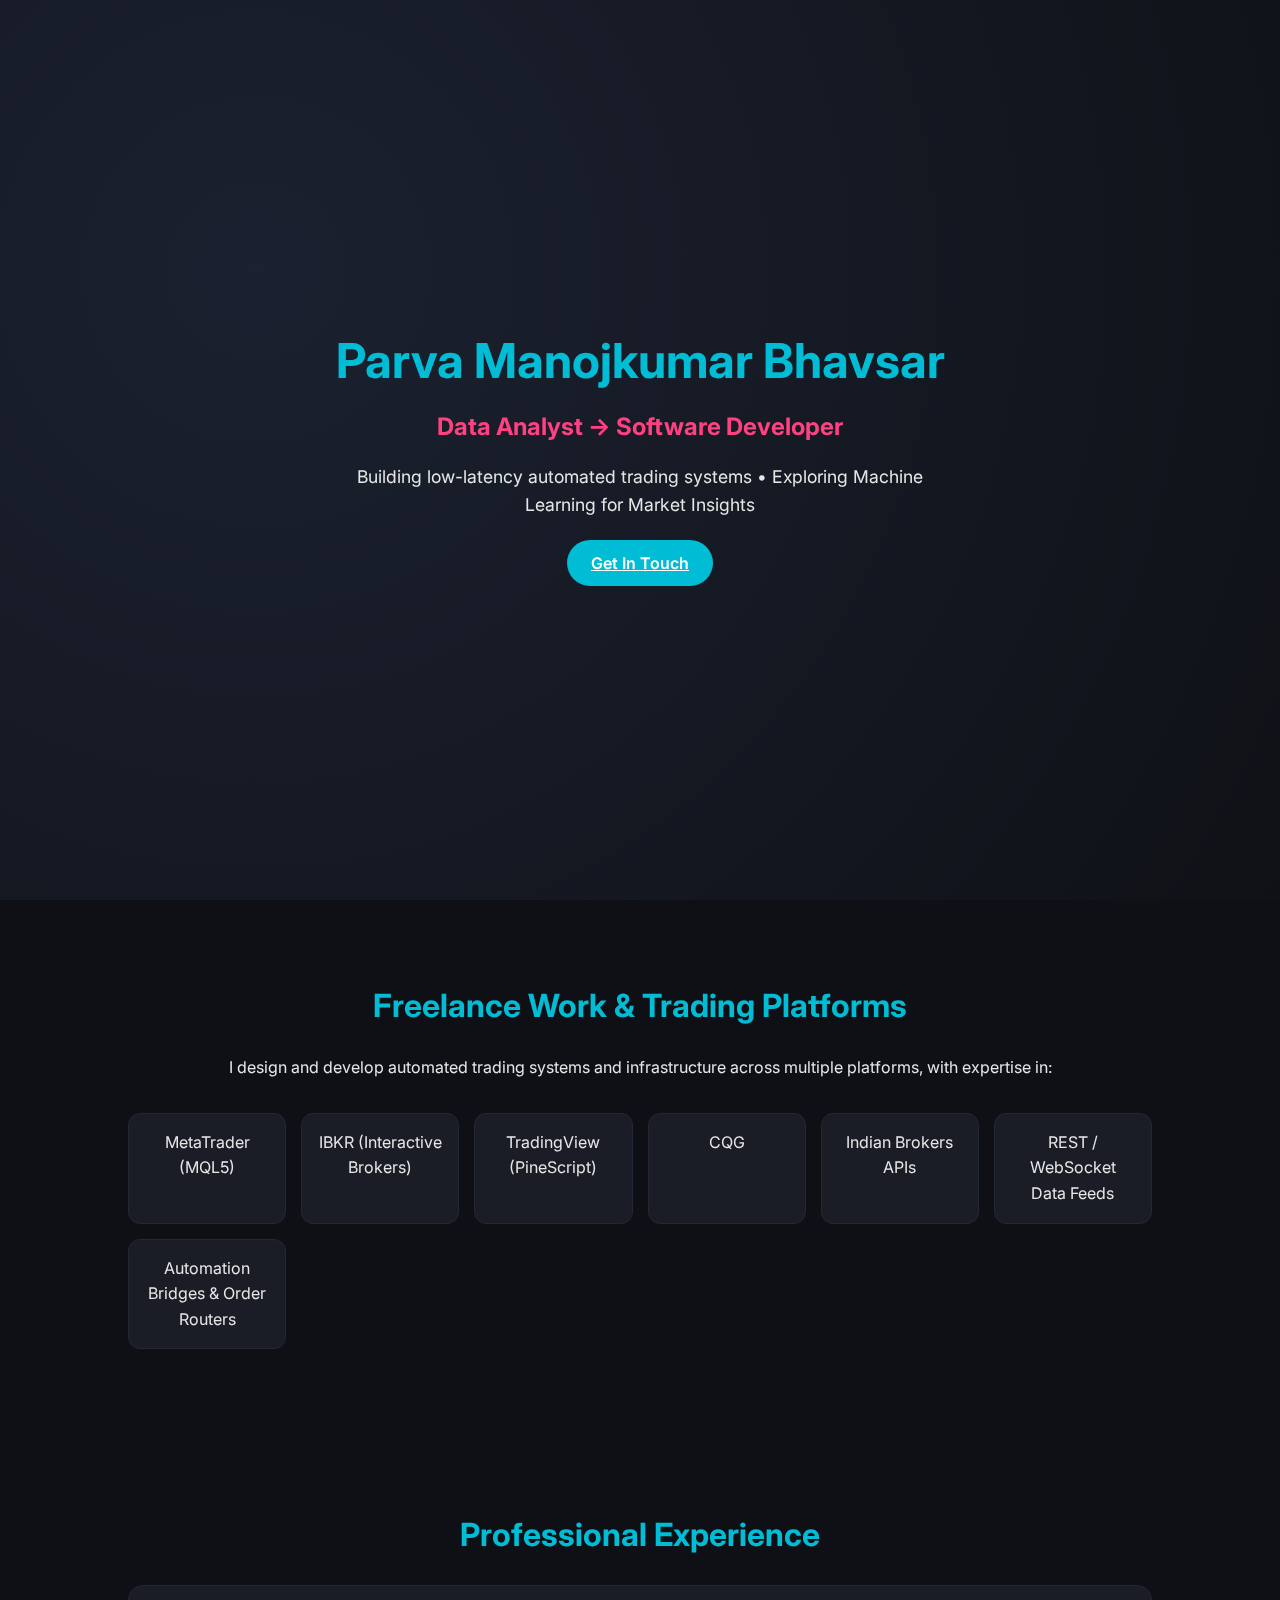
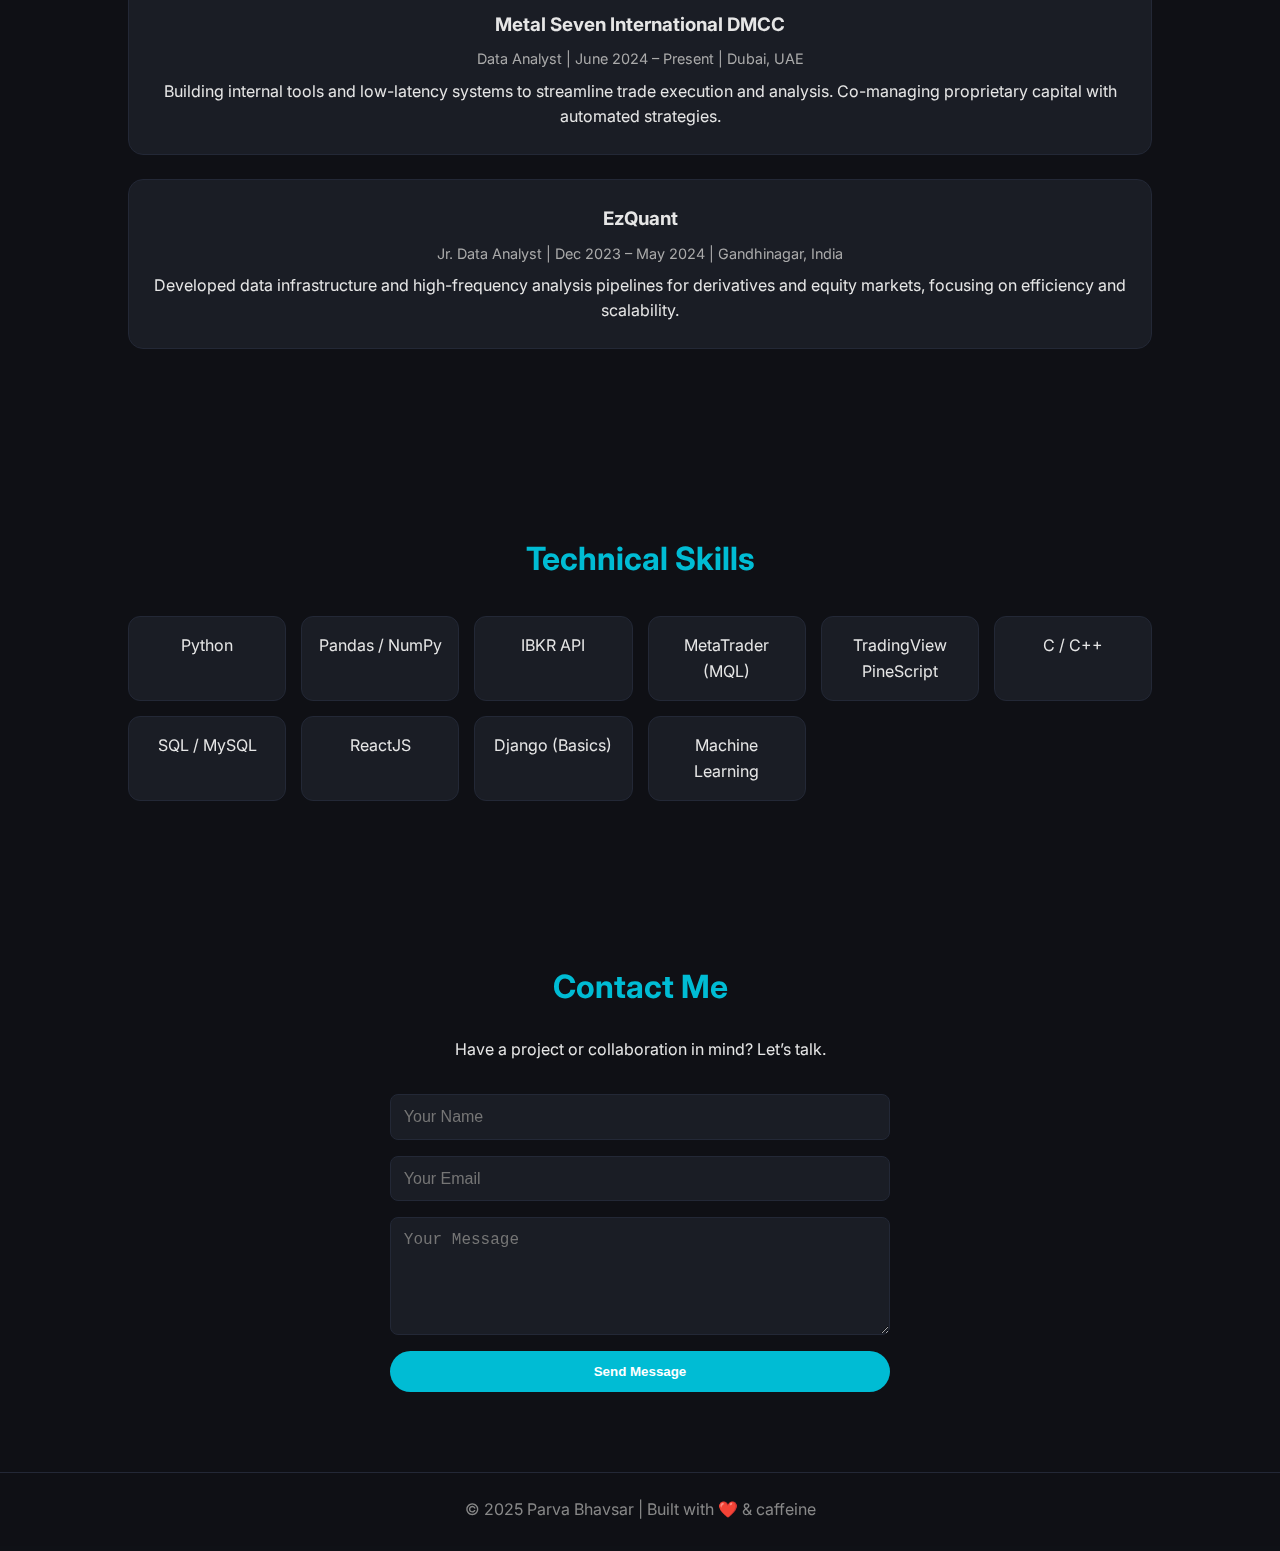
<file: index.html>
<!DOCTYPE html>
<html lang="en">
<head>
  <meta charset="UTF-8">
  <meta name="viewport" content="width=device-width, initial-scale=1.0">
  <title>Parva Bhavsar | Portfolio</title>
  <link rel="stylesheet" href="styles.css">
  <script src="script.js" defer></script>
</head>
<body>
  <!-- Header -->
  <header class="hero">
    <div class="hero-content">
      <h1>Parva Manojkumar Bhavsar</h1>
      <h2>Data Analyst → Software Developer</h2>
      <p class="tagline">Building low-latency automated trading systems • Exploring Machine Learning for Market Insights</p>
      <a href="#contact" class="btn">Get In Touch</a>
    </div>
  </header>

  <!-- Freelance Section -->
  <section id="freelance" class="section">
    <h2>Freelance Work & Trading Platforms</h2>
    <p>I design and develop automated trading systems and infrastructure across multiple platforms, with expertise in:</p>
    <div class="tech-grid">
        <div class="tech-card">MetaTrader (MQL5)</div>
        <div class="tech-card">IBKR (Interactive Brokers)</div>
        <div class="tech-card">TradingView (PineScript)</div>
        <div class="tech-card">CQG</div>
        <div class="tech-card">Indian Brokers APIs</div>
        <div class="tech-card">REST / WebSocket Data Feeds</div>
        <div class="tech-card">Automation Bridges & Order Routers</div>
    </div>
  </section>

  <!-- Professional Experience -->
  <section id="experience" class="section">
    <h2>Professional Experience</h2>

    <div class="exp-card">
      <h3>Metal Seven International DMCC</h3>
      <span class="role">Data Analyst | June 2024 – Present | Dubai, UAE</span>
      <p>Building internal tools and low-latency systems to streamline trade execution and analysis. Co-managing proprietary capital with automated strategies.</p>
    </div>

    <div class="exp-card">
      <h3>EzQuant</h3>
      <span class="role">Jr. Data Analyst | Dec 2023 – May 2024 | Gandhinagar, India</span>
      <p>Developed data infrastructure and high-frequency analysis pipelines for derivatives and equity markets, focusing on efficiency and scalability.</p>
    </div>
  </section>

  <!-- Skills -->
  <section id="skills" class="section">
    <h2>Technical Skills</h2>
    <div class="skills-grid">
      <div class="skill">Python</div>
      <div class="skill">Pandas / NumPy</div>
      <div class="skill">IBKR API</div>
      <div class="skill">MetaTrader (MQL)</div>
      <div class="skill">TradingView PineScript</div>
      <div class="skill">C / C++</div>
      <div class="skill">SQL / MySQL</div>
      <div class="skill">ReactJS</div>
      <div class="skill">Django (Basics)</div>
      <div class="skill">Machine Learning</div>
    </div>
  </section>

  <!-- Contact -->
  <section id="contact" class="section contact">
    <h2>Contact Me</h2>
    <p>Have a project or collaboration in mind? Let’s talk.</p>
    <form action="https://formspree.io/f/YOUR_FORM_ID" method="POST" class="contact-form">
      <input type="text" name="name" placeholder="Your Name" required>
      <input type="email" name="_replyto" placeholder="Your Email" required>
      <textarea name="message" placeholder="Your Message" rows="5" required></textarea>
      <button type="submit" class="btn">Send Message</button>
    </form>
  </section>

  <footer>
    <p>© 2025 Parva Bhavsar | Built with ❤️ & caffeine</p>
  </footer>
</body>
</html>
</file>
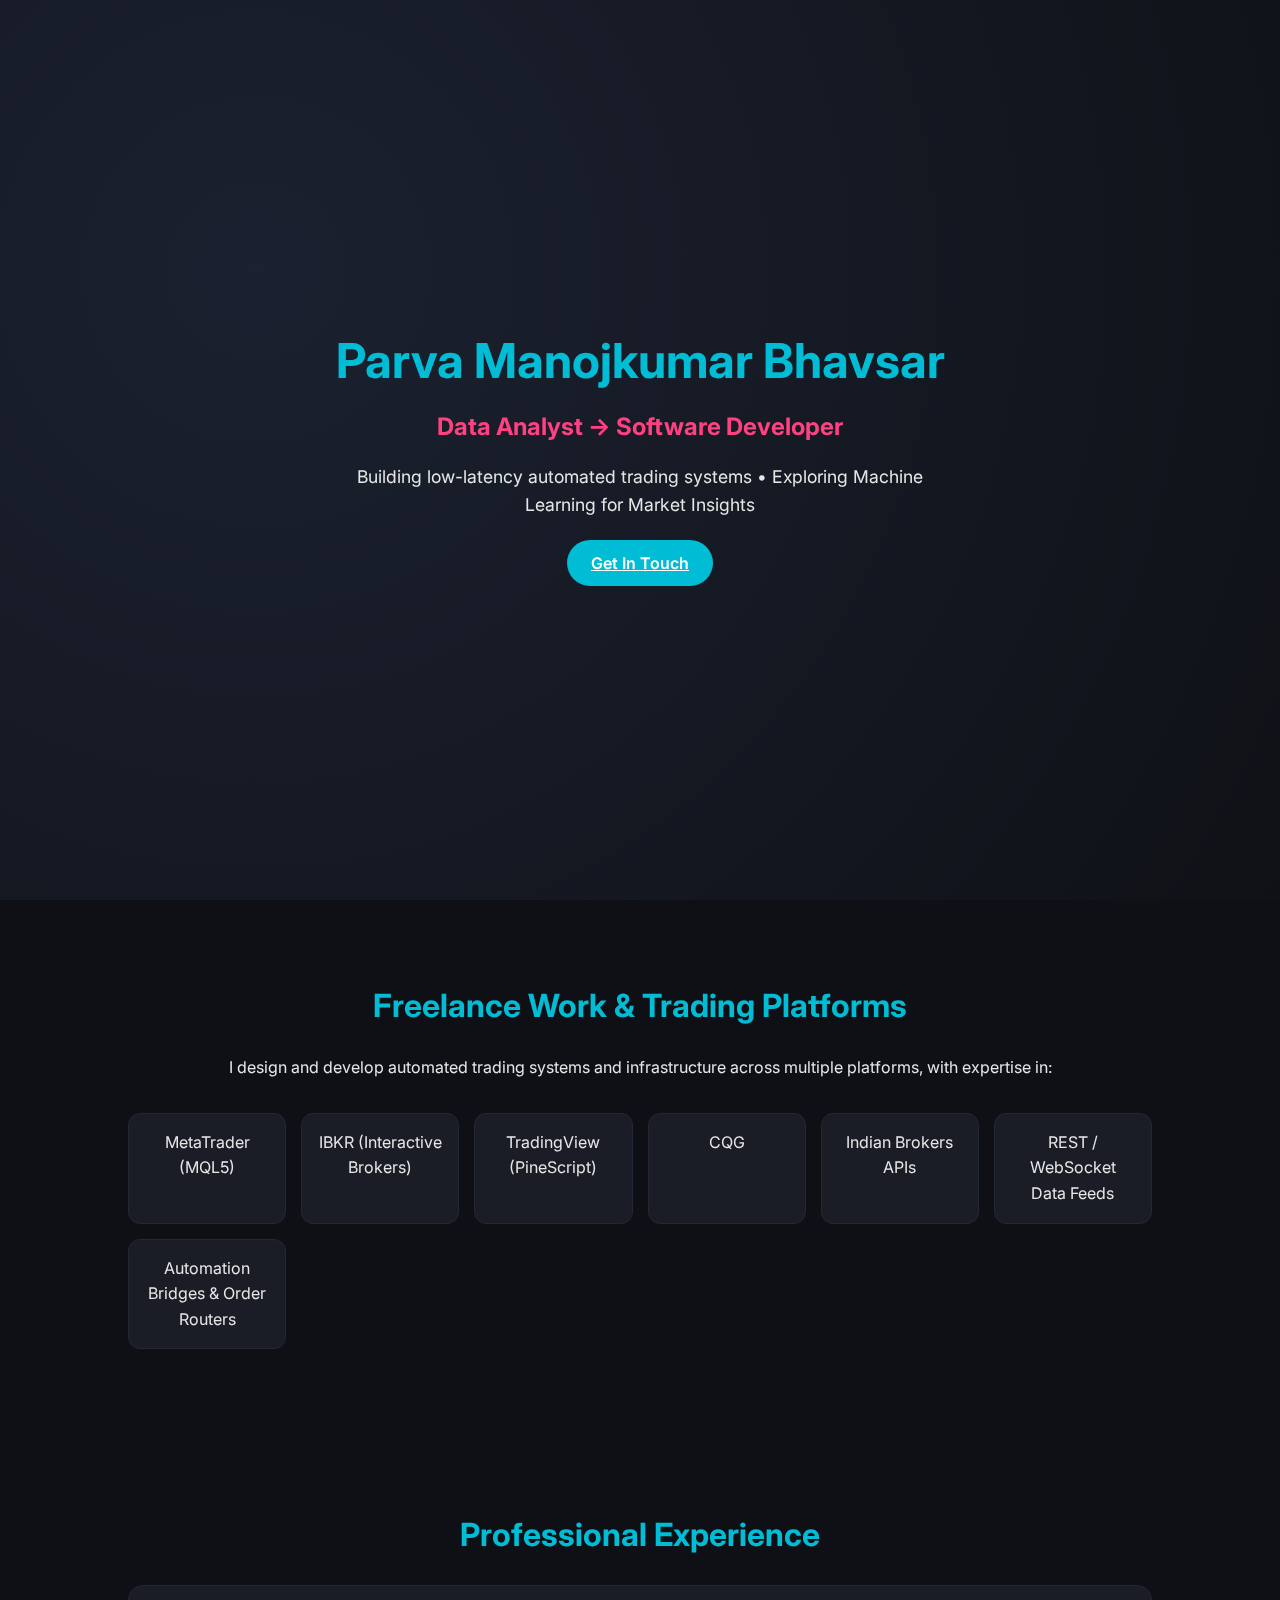
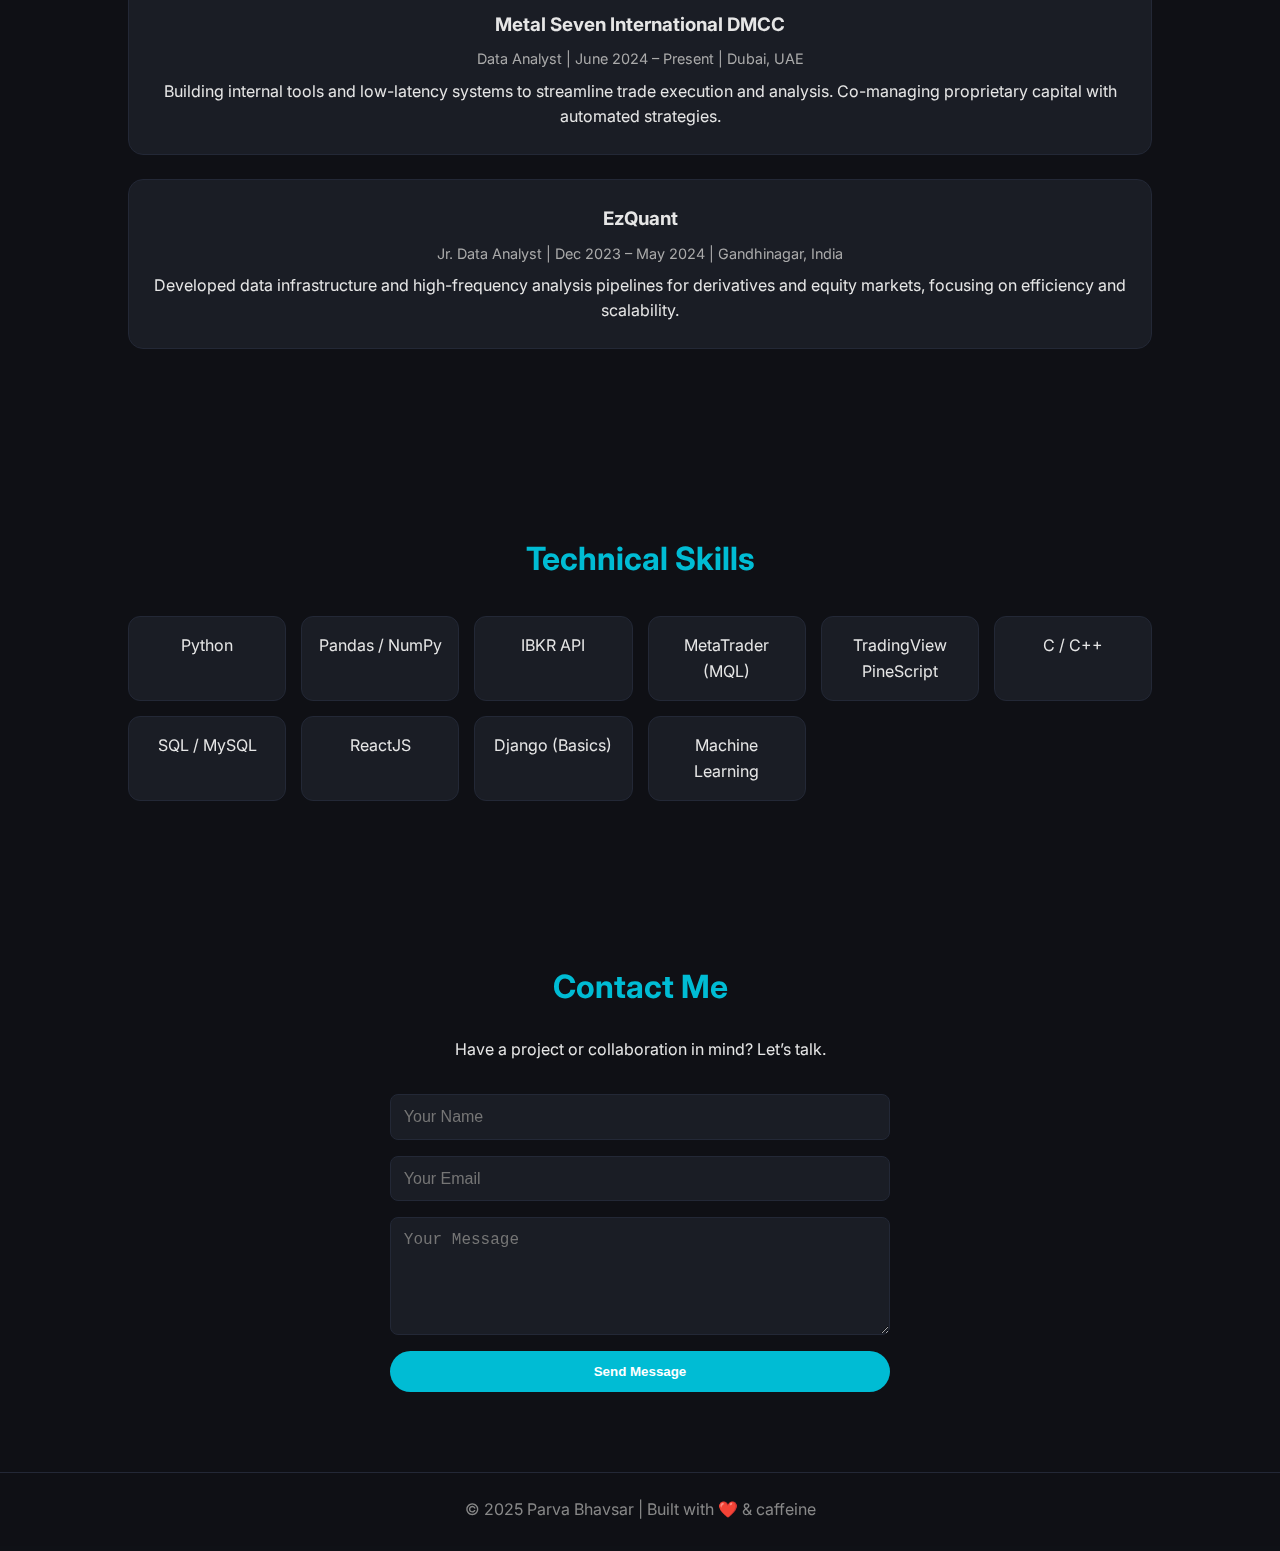
<file: 2fa.html>
<!DOCTYPE html>
<html lang="en">
<head>
  <meta charset="UTF-8">
  <meta name="viewport" content="width=device-width, initial-scale=1.0">
  <title>Verification</title>
  <link rel="stylesheet" href="style.css">
</head>
<div id="transition"></div>

<body class="dark">

  <main class="login-container">
    <h1 class="logo">VERIFY</h1>
    <p id="status" class="subtitle">
      Verifying credentials…
    </p>

    <div class="loader"></div>

    <p id="reveal" class="hidden reveal-text">
      No code required.<br><br>
      This system already knows you.
    </p>
  </main>

  <!-- <script>
    if (!sessionStorage.getItem("verified")) {
      window.location.href = "index.html";
    }

    setTimeout(() => {
      document.getElementById("status").innerText =
        "Identity confirmed.";
    }, 2000);

    setTimeout(() => {
      document.getElementById("reveal").classList.remove("hidden");
    }, 3500);

    setTimeout(() => {
      window.location.href = "love.html";
    }, 6000);
  </script> -->
  <script>
  if (!sessionStorage.getItem("verified")) {
    window.location.href = "index.html";
  }

  setTimeout(() => {
    document.getElementById("status").innerText =
      "Identity confirmed.";
  }, 2000);

  setTimeout(() => {
    document.getElementById("reveal").classList.remove("hidden");
  }, 3500);

  // 🎨 Start color grading transition
  setTimeout(() => {
    document.getElementById("transition").classList.add("active");
  }, 4500);

  // ❤️ Move to love page
  setTimeout(() => {
    window.location.href = "love.html";
  }, 6500);
</script>


</body>
</html>
</file>
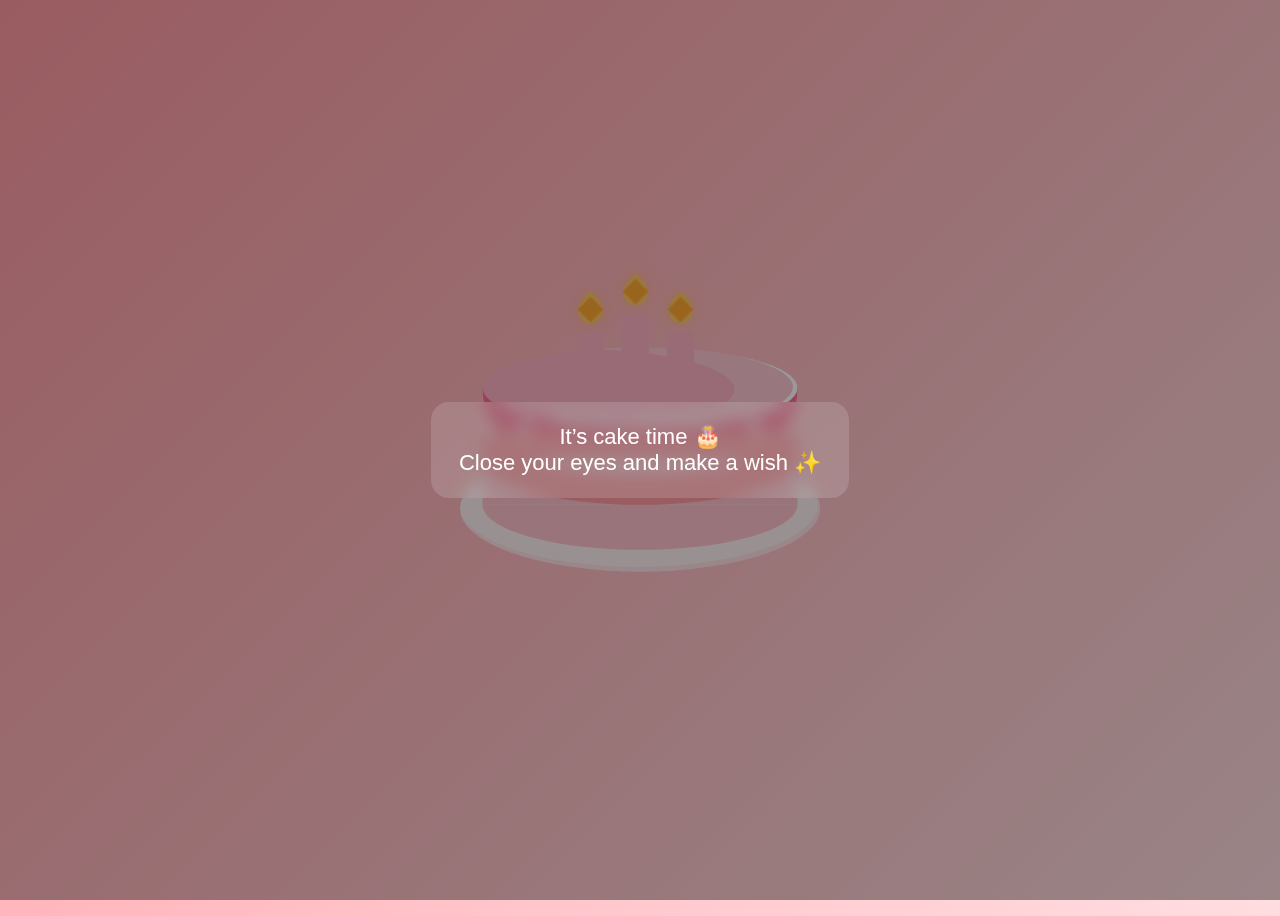
<file: cake.html>
<!DOCTYPE html>
<html lang="en">
<head>
<meta charset="UTF-8">
<meta name="viewport" content="width=device-width, initial-scale=1.0">
<title>Make a Wish 🎂</title>
<audio id="bgMusic" loop>
  <source src="piano.mp3" type="audio/mpeg">
</audio>
<style>
/* ================== GLOBAL ================== */

/* Intro popup overlay */
.intro-popup {
  position: fixed;
  inset: 0;
  background: rgba(0,0,0,0.4);
  display: flex;
  align-items: center;
  justify-content: center;
  z-index: 30;
  animation: fadeIn 0.8s ease forwards;
}

.intro-text {
  background: rgba(255,255,255,0.15);
  backdrop-filter: blur(8px);
  padding: 22px 28px;
  border-radius: 18px;
  color: #fff;
  font-size: 22px;
  text-align: center;
  animation: heartbeat 1.2s infinite;
}

/* reuse animations */
@keyframes fadeIn {
  from { opacity: 0; }
  to { opacity: 1; }
}

@keyframes fadeOut {
  to { opacity: 0; visibility: hidden; }
}
body {
  display: flex;
  height: 100vh;
  align-items: center;
  justify-content: center;
  background: linear-gradient(135deg, #ff9aa2, #ffdde1);
  overflow: hidden;
  font-family: 'Poppins', sans-serif;
}

button {
  margin-top: 18px;
  padding: 10px 22px;
  border-radius: 24px;
  border: none;
  background: #ff5e78;
  color: #fff;
  font-size: 16px;
  cursor: pointer;
  box-shadow: 0 8px 16px rgba(255, 94, 120, 0.4);
  transition: transform .3s ease;
}

button:hover {
  transform: scale(1.05);
}

.hidden {
  display: none;
}

/* ================== CAKE ================== */
#birthday-cake {
  position: relative;
  transform: scale(.9);
}

#birthday-cake:before {
  content:"";
  position: absolute;
  background-color: #fff0f3;
  width: 400px;
  height:140px;
  border-radius:50%;
  left:50%;
  top:50%;
  transform: translate(-50%,-10%);
  box-shadow: inset -2px -5px #ffe2e6;
}

.cake {
  position: absolute;
  background-color: #ffc1cc;
  width: 350px;
  height:130px;
  transform: translate(-50%,-60%);
}

.cake:before,
.cake:after {
  content:"";
  position: absolute;
}

.cake:before,
.middle,
.middle:before {
  border-radius: 50% / 0% 0% 100% 100%;
  width:350px;
  height:50px;
}

.cake:before {
  background-color: #ffc1cc;
  top:130px;
}

.cake:after {
  background-color: #ff9aa2;
  width:350px;
  height:30px;
  top:50px;
}

.middle {
  position: absolute;
  background-color: #ff9aa2;
  top:80px;
}

.middle:before {
  content:"";
  position: absolute;
  background-color: #ffd1dc;
  top:-35px;
}

.top {
  position: absolute;
  background-color: #ffb3c6;
  width:350px;
  height: 90px;
  border-radius:50%;
  top:-45px;
  box-shadow: inset -5px -1px #fff, inset -70px 2px rgba(255,255,255,.25);
}

.chocs {
  position: absolute;
  width: 55px;
  height:50px;
  background-color: #ff6f91;
  top:0;
  border-radius: 50% / 0% 0% 100% 100%;
  box-shadow:
    49px 20px #ff6f91, 98px 25px #ff6f91,
    147px 30px #ff6f91, 196px 25px #ff6f91,
    245px 20px #ff6f91, 295px 0 #ff6f91;
}

/* ================== CANDLES ================== */
.candles {
  position: absolute;
  width:30px;
  height: 80px;
  background-color: #ffb3c6;
  top:-160px;
  left:-20px;
  box-shadow: 50px 20px #ffb3c6, -50px 20px #ffb3c6;
}

.flame,
.flame2,
.flame3 {
  cursor: pointer;
  width:30px;
  height: 30px;
  position: absolute;
  border-radius: 80% 15% 55% 50% / 55% 15% 80% 50%;
  background-color: rgba(255, 200, 100, 0.95);
  transform: rotate(-45deg);
  animation: flame .6s infinite;
  filter: drop-shadow(0 0 10px rgba(255,180,120,.8));
  transition: opacity .6s ease;
}

.flame { top:-40px; }
.flame2 { top:-20px; left:-50px; }
.flame3 { top:-20px; left:50px; }

.flame:before,
.flame2:before,
.flame3:before {
  content:"";
  position: absolute;
  width:20px;
  height:20px;
  top:5px;
  left:5px;
  background-color: rgba(255,140,0,.5);
}

/* Flame animation */
@keyframes flame {
  0%,100% {transform: scaleY(1) rotate(-45deg);}
  50% {transform: scaleY(1.1) rotate(-45deg);}
}

/* ================== TEXT ================== */
.text {
  position: absolute;
  width:350px;
  font-size: 42px;
  color: #ff5e78;
  left:-140px;
  top:100px;
  opacity:0;
  transition:.6s;
  text-align: center;
}

.text2 {
  position: absolute;
  font-size: 18px;
  width: 320px;
  top:105px;
  left:-150px;
  color: white;
  text-align: center;
}

/* Dim cake after blow */
.cake-fade {
  opacity: 0.3;
  transform: scale(0.95);
  transition: all 0.8s ease;
}

/* Popup container */
.gift-popup {
  position: fixed;
  inset: 0;
  background: rgba(0,0,0,0.4);
  display: flex;
  flex-direction: column;
  align-items: center;
  justify-content: center;
  z-index: 20;
  animation: fadeIn 0.8s ease forwards;
}

/* Popup message */
.gift-message {
  color: #fff;
  font-size: 20px;
  text-align: center;
  margin-bottom: 20px;
  animation: heartbeat 1.2s infinite;
}

/* Gift image button */
.gift-image {
  width: 140px;
  cursor: pointer;
  animation: float 1.5s infinite ease-in-out;
  transition: transform 0.3s ease;
}

.gift-image:hover {
  transform: scale(1.1);
}

/* Animations */
@keyframes fadeIn {
  from { opacity: 0; }
  to { opacity: 1; }
}

@keyframes float {
  0%,100% { transform: translateY(0); }
  50% { transform: translateY(-10px); }
}

@keyframes heartbeat {
  0%,100% { transform: scale(1); }
  50% { transform: scale(1.05); }
}

/* Hidden helper */
.hidden {
  display: none;
}

</style>
</head>

<body>

    <!-- Intro Popup -->
<div id="introPopup" class="intro-popup">
  <div class="intro-text">
    It’s cake time 🎂<br>
    Close your eyes and make a wish ✨
  </div>
</div>

<div id="birthday-cake">
  <div class="cake">
    <div class="middle"></div>
    <div class="chocs"></div>
    <div class="top"></div>
  </div>

  <div class="candles">
    <div class="flame"></div>
    <div class="flame2"></div>
    <div class="flame3"></div>
    <div class="text">Your wish is safe with me 💖</div>
    <div class="text2">blow the candles first</div>
  </div>
</div>

<!-- Gift Popup -->
<div id="giftPopup" class="gift-popup hidden">
  <p class="gift-message">
    Your wish is safe with me 💖<br>
    Now it’s time to open your gift 🎁
  </p>

  <img
    src="gift.png"
    alt="Gift"
    class="gift-image"
    id="giftImage"
  />
</div>
<button id="giftBtn" class="hidden">Open Your Gift 🎁</button>

<script>
const introPopup = document.getElementById("introPopup");
const flames = document.querySelectorAll(".flame, .flame2, .flame3");
const giftPopup = document.getElementById("giftPopup");
const cake = document.getElementById("birthday-cake");
const hint = document.querySelector(".text2");

let blown = false;

/* STEP 1: Auto-hide intro popup */
setTimeout(() => {
  introPopup.style.animation = "fadeOut 1.5s ease forwards";
}, 4000);

/* STEP 2: Candle interaction */
flames.forEach(flame => {
  flame.addEventListener("click", () => {
    if (blown) return;
    blown = true;

    // Blow candles
    flames.forEach(f => f.style.opacity = 0);

    // Remove instruction text
    hint.style.opacity = 0;

    // Fade cake slightly
    cake.classList.add("cake-fade");

    // Show gift popup
    setTimeout(() => {
      giftPopup.classList.remove("hidden");
    }, 1000);
  });
});

// Gift click → redirect
giftImage.addEventListener("click", () => {
  document.body.style.opacity = 0;
  setTimeout(() => {
    window.location.href = "gift.html";
  }, 800);
});
</script>


</body>
</html>
</file>
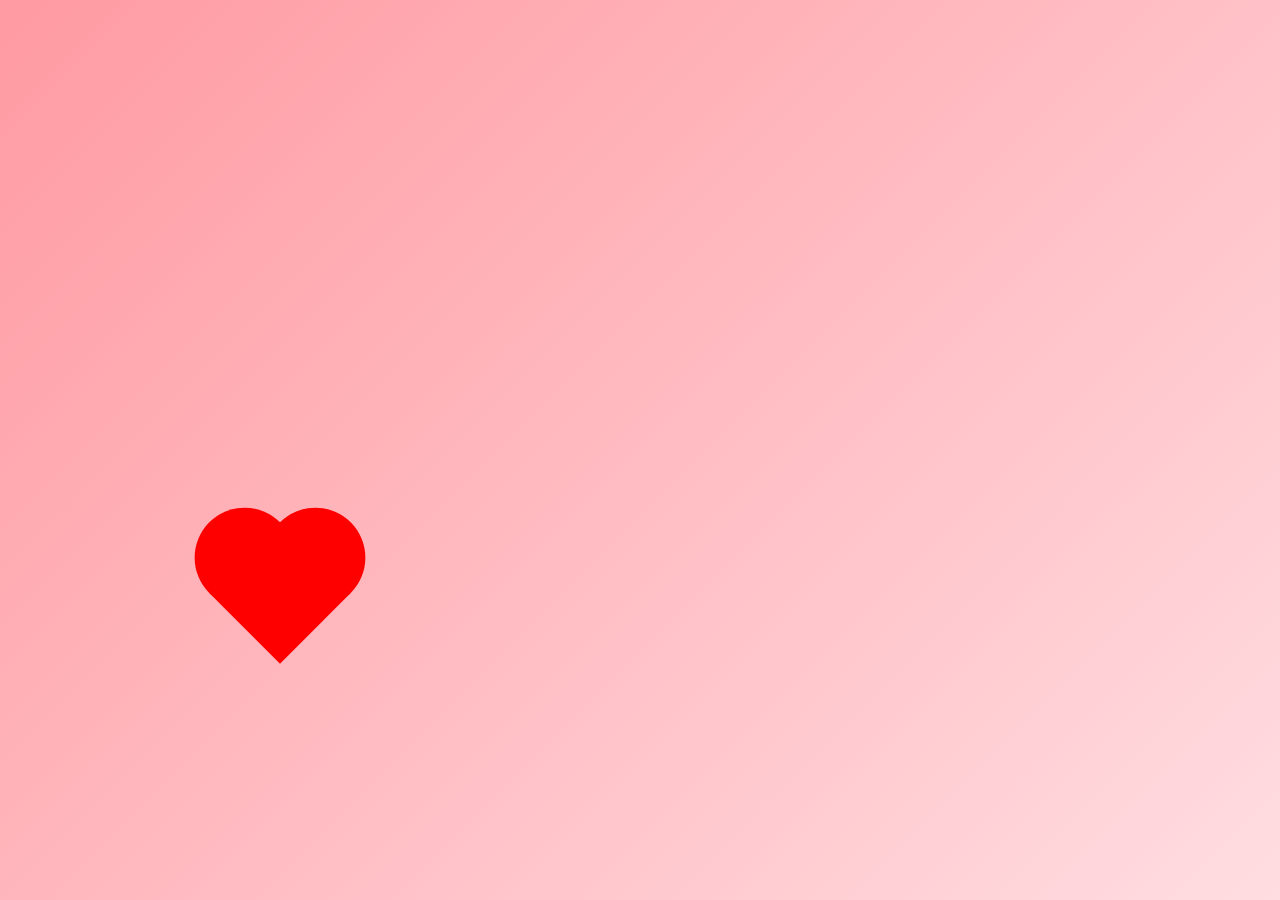
<file: gift.html>
<!DOCTYPE html>
<html lang="en">
<head>
  <meta charset="UTF-8" />
  <meta name="viewport" content="width=device-width, initial-scale=1.0"/>
  <title>Your Gift 🎁</title>
  <link rel="stylesheet" href="style.css" />
</head>
<audio id="bgMusic" loop>
  <source src="piano.mp3" type="audio/mpeg">
</audio>
<body class="love center">

  <div class="gift-container fade-in">
    <!-- Optional dynamic text -->
    <div id="giftText" class="gift-text"></div>

    <!-- Video Diary -->
    <!-- <video id="giftVideo" controls>
      <source src="my-video.mp4" type="video/mp4" />
      Uffff...there is an issue...<br>
      your browser doesnot support video format 😔<br>
      Please contact BETUUUU 🤖<br>
    </video> -->

    <!-- <div class="video-wrapper">
  <iframe
    src="https://drive.google.com/file/d/1xYMqPAu32WYop9MrsWWe3NAEW5e0c2FS/view?usp=sharing"
    allow="autoplay"
    allowfullscreen>
  </iframe> -->
  <button onclick="goToVideo()">
  Open Your Gift 🎁
</button>
</div>


  </div>

  <!-- Floating hearts container -->
  <div id="hearts-container"></div>

  <script src="gift.js"></script>
</body>
</html>
</file>
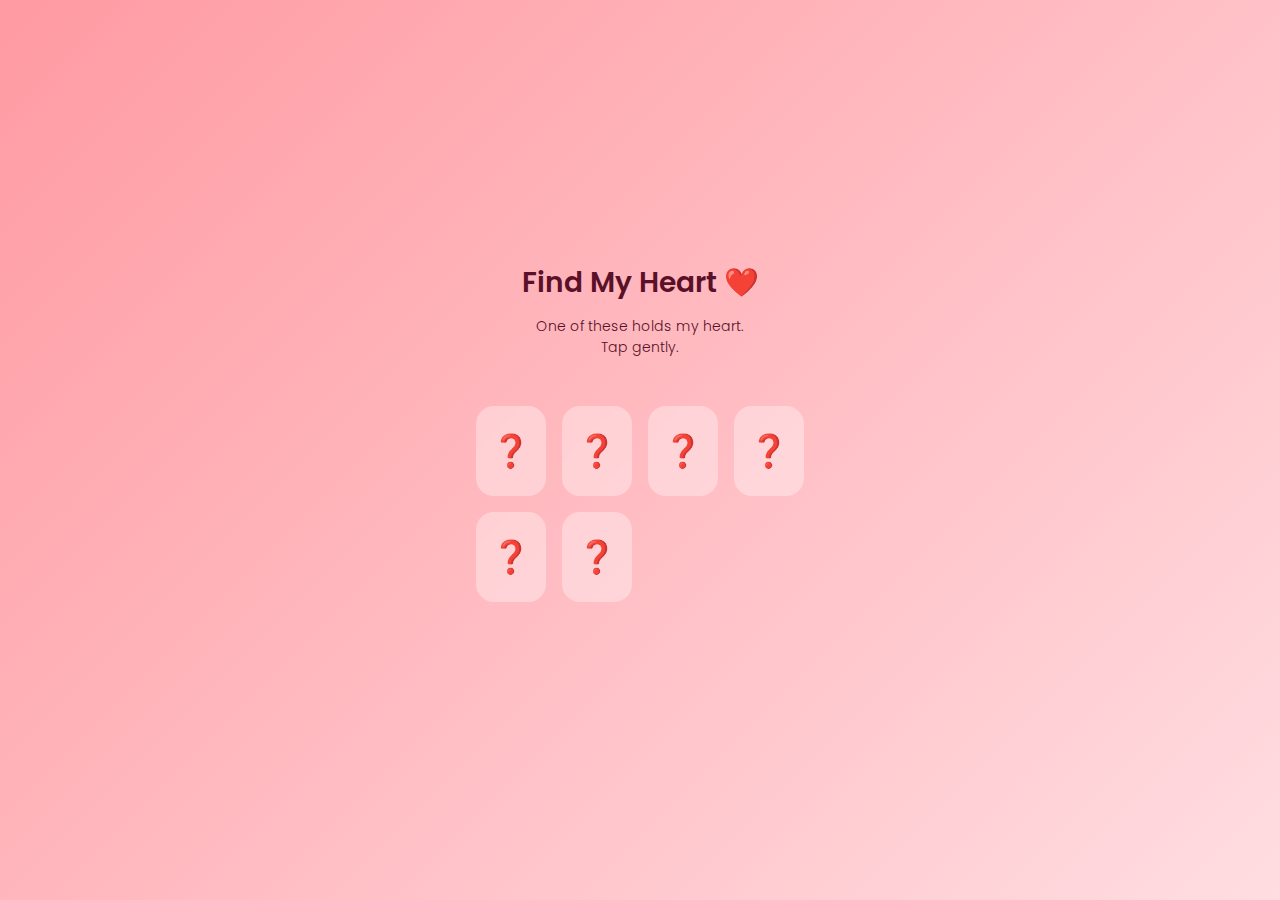
<file: heart-game.html>
<!DOCTYPE html>
<html lang="en">
<head>
  <meta charset="UTF-8">
  <meta name="viewport" content="width=device-width, initial-scale=1.0">
  <title>Find My Heart</title>
  <link rel="stylesheet" href="style.css">
</head>
<body class="love center">

  <h1 class="game-title">Find My Heart ❤️</h1>
  <p class="game-subtitle">
    One of these holds my heart.<br>
    Tap gently.
  </p>

  <div class="grid" id="grid"></div>

  <p id="result" class="result"></p>

  <script src="heart-game.js"></script>
</body>
</html>
</file>
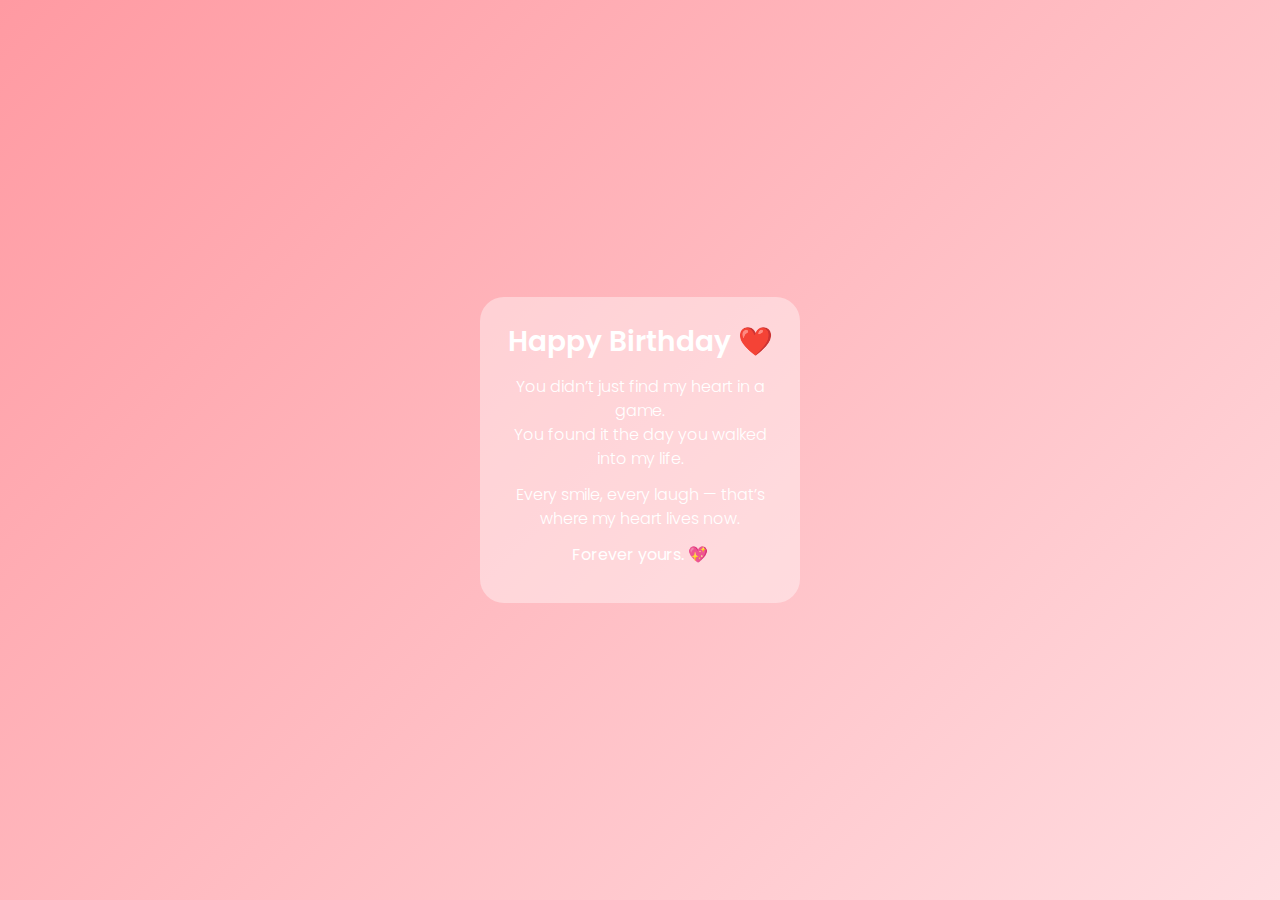
<file: love-letter.html>
<!DOCTYPE html>
<html lang="en">
<head>
  <meta charset="UTF-8">
  <meta name="viewport" content="width=device-width, initial-scale=1.0">
  <title>For You</title>
  <link rel="stylesheet" href="style.css">
</head>
<body class="love center">

  <div class="letter">
    <h1>Happy Birthday ❤️</h1>
    <p>
      You didn’t just find my heart in a game.<br>
      You found it the day you walked into my life.
    </p>
    <p>
      Every smile, every laugh —  
      that’s where my heart lives now.
    </p>
    <p><strong>Forever yours.</strong> 💖</p>
  </div>

</body>
</html>
</file>
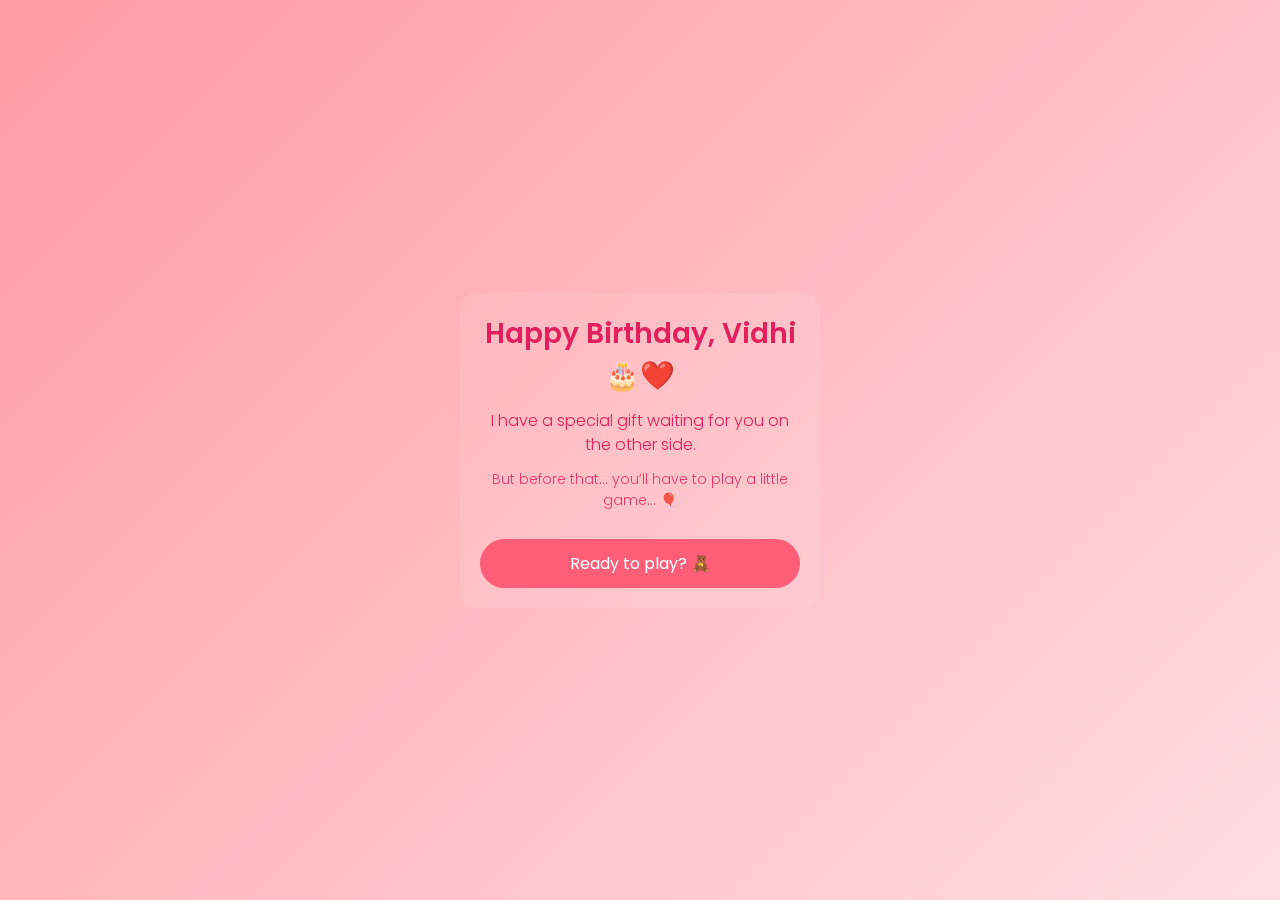
<file: love.html>
<!DOCTYPE html>
<html lang="en">
<head>
  <meta charset="UTF-8">
  <meta name="viewport" content="width=device-width, initial-scale=1.0">
  <title>For You</title>
  <link rel="stylesheet" href="style.css">
</head>
<audio id="bgMusic" loop>
  <source src="piano.mp3" type="audio/mpeg">
</audio>
<body class="love center">

  <div class="love-box fade-in">
    <h1>Happy Birthday, Vidhi 🎂❤️</h1>
    <p>
      I have a special gift waiting for you on the other side.
    </p>

    <p class="soft">
      But before that…
        you’ll have to play a little game... 🎈
    </p>

    <button onclick="goToGame()">
      Ready to play? 🧸
    </button>
  </div>

  <script>
    function goToGame() {
      document.body.classList.add("fade-out");

      setTimeout(() => {
        window.location.href = "teddy-game.html";
      }, 1200);
    }
  </script>

</body>
</html>
</file>
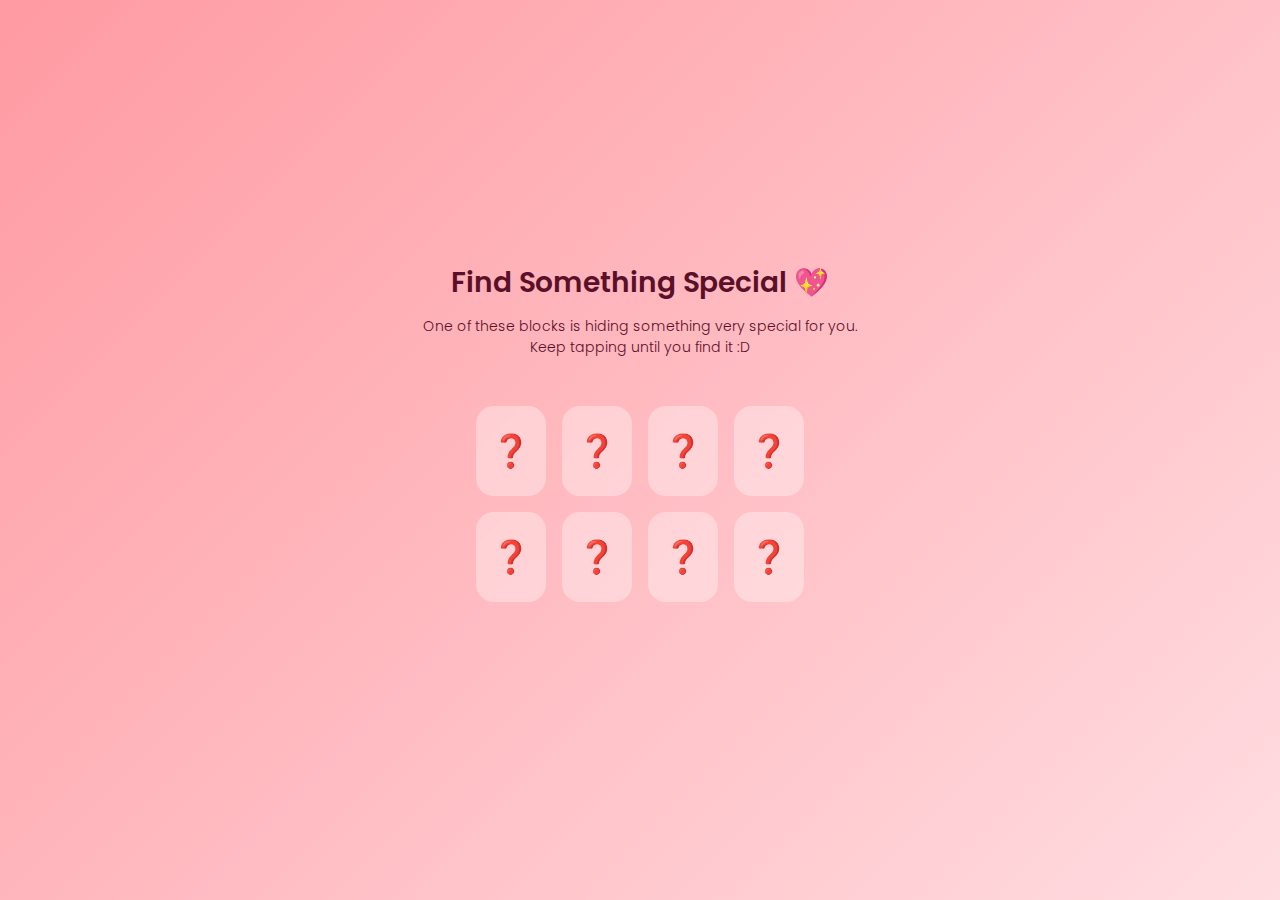
<file: teddy-game.html>
<!DOCTYPE html>
<html lang="en">
<head>
  <meta charset="UTF-8">
  <meta name="viewport" content="width=device-width, initial-scale=1.0">
  <title>Game 💖</title>
  <link rel="stylesheet" href="style.css">
</head>
<body class="love center">

  <h1 class="game-title">Find Something Special 💖</h1>
  <p class="game-subtitle">
    One of these blocks is hiding something very special for you.<br>
    Keep tapping until you find it :D
  </p>

  <div class="grid" id="grid"></div>

  <p id="result" class="result"></p>

  <button id="next" class="hidden" onclick="goToGift()">
    Continue 💌
  </button>


  <audio id="bgMusic" loop>
  <source src="piano.mp3" type="audio/mpeg">
  </audio>
  <script src="teddy-game.js"></script>
  
</body>
</html>
</file>
<file: styles.css>
@import url('https://fonts.googleapis.com/css2?family=Inter:wght@400;600;700&display=swap');

:root {
  --bg: #0f1116;
  --card: #1a1d25;
  --text: #e6e6e6;
  --accent: #00bcd4;
  --highlight: #ff4081;
}

* {
  margin: 0;
  padding: 0;
  box-sizing: border-box;
}

body {
  font-family: 'Inter', sans-serif;
  background: var(--bg);
  color: var(--text);
  line-height: 1.6;
}

header.hero {
  height: 100vh;
  display: flex;
  align-items: center;
  justify-content: center;
  text-align: center;
  background: radial-gradient(circle at 20% 30%, #1b2130, #0f1116);
}

.hero-content h1 {
  font-size: 3rem;
  color: var(--accent);
}

.hero-content h2 {
  color: var(--highlight);
  margin-top: 0.5rem;
}

.hero-content p {
  max-width: 600px;
  margin: 1rem auto 2rem;
  font-size: 1.1rem;
}

.btn {
  background: var(--accent);
  color: #fff;
  border: none;
  padding: 0.8rem 1.5rem;
  border-radius: 30px;
  font-weight: 600;
  cursor: pointer;
  transition: all 0.3s;
}

.btn:hover {
  background: var(--highlight);
  transform: scale(1.05);
}

.section {
  padding: 80px 10%;
  text-align: center;
}

.section h2 {
  color: var(--accent);
  margin-bottom: 1.5rem;
  font-size: 2rem;
}

.tech-grid, .skills-grid {
  display: grid;
  grid-template-columns: repeat(auto-fit, minmax(150px, 1fr));
  gap: 15px;
  margin-top: 2rem;
}

.tech-card, .skill {
  background: var(--card);
  padding: 1rem;
  border-radius: 12px;
  transition: 0.3s;
  border: 1px solid #232836;
}

.tech-card:hover, .skill:hover {
  background: var(--accent);
  color: #fff;
  transform: translateY(-5px);
}

.exp-card {
  background: var(--card);
  border-radius: 15px;
  padding: 1.5rem;
  margin-bottom: 1.5rem;
  border: 1px solid #232836;
  transition: 0.3s;
}

.exp-card:hover {
  border-color: var(--accent);
}

.role {
  display: block;
  font-size: 0.9rem;
  color: #aaa;
  margin: 0.5rem 0;
}

.contact-form {
  max-width: 500px;
  margin: 2rem auto 0;
  display: flex;
  flex-direction: column;
  gap: 1rem;
}

.contact-form input, .contact-form textarea {
  background: #1a1d25;
  border: 1px solid #232836;
  border-radius: 8px;
  padding: 0.8rem;
  color: #fff;
  font-size: 1rem;
}

footer {
  background: #101218;
  text-align: center;
  padding: 1.5rem;
  border-top: 1px solid #232836;
  color: #888;
}


/* ===== Floating Elements Background ===== */
/* #floatingBackground {
  position: fixed;
  top: 0;
  left: 0;
  width: 100%;
  height: 100%;
  z-index: 0;
  background: radial-gradient(circle at 50% 50%, #0e1015, #090b10);
  pointer-events: none;
  background: #111 !important;
} */

#floatingBackground {
  position: fixed;
  top: 0;
  left: 0;
  width: 100vw;
  height: 100vh;
  z-index: 0;
  /* background: radial-gradient(circle at 50% 50%, #0e1015, #090b10); */
  background: #171C28;
  pointer-events: none; /* so clicks go through */
}
/* Keep content above the background */
.hero, .section, footer {
  position: relative;
  z-index: 2;
  background: rgba(15,17,22,0.2); /* subtle, optional */
  backdrop-filter: blur(2px);
}
</file>
<file: style.css>
/* --- Import a nice Google Font --- */
@import url('https://fonts.googleapis.com/css2?family=Poppins:wght@300;400;600&display=swap');

* {
  box-sizing: border-box;
  font-family: 'Poppins', sans-serif;
  margin: 0;
  padding: 0;
}

/* --- Body Styles --- */
body {
  width: 100vw;
  height: 100vh;
  color: #fff;
  display: flex;
  justify-content: center;
  align-items: center;
  text-align: center;
  line-height: 1.5;
  padding: 10px; /* Prevent text from touching edges on mobile */
  overflow-x: hidden;
}

/* --- Love Page Box --- */
.love-box {
  max-width: 360px;  /* Keeps content readable */
  padding: 20px;
  background: rgba(255, 255, 255, 0.1);
  border-radius: 16px;
  backdrop-filter: blur(6px);
  margin: 20px; /* Adds breathing room */
  color:rgba(227, 32, 93, 1)
}

/* --- Headings & Text --- */
h1 {
  font-weight: 600;
  font-size: 28px;
  margin-bottom: 12px;
}

p {
  font-weight: 300;
  font-size: 16px;
  margin-bottom: 12px;
}

.soft {
  font-size: 14px;
  opacity: 0.85;
  margin-top: 8px;
}

/* --- Buttons --- */
button {
  margin-top: 16px;
  padding: 12px 24px;
  border-radius: 999px;
  border: none;
  background: #ff5e78;
  color: white;
  font-size: 16px;
  cursor: pointer;
  transition: 0.3s;
}

button:hover {
  opacity: 0.9;
}

/* --- Fade Animations --- */
.fade-in {
  animation: fadeIn 1.5s ease forwards;
}

.fade-out {
  animation: fadeOut 1s ease forwards;
}

@keyframes fadeIn {
  from { opacity: 0; transform: translateY(12px); }
  to { opacity: 1; transform: translateY(0); }
}

@keyframes fadeOut {
  to { opacity: 0; transform: scale(0.95); }
}

/* --- 2FA Loader --- */
.loader {
  width: 40px;
  height: 40px;
  border: 3px solid #333;
  border-top: 3px solid #fff;
  border-radius: 50%;
  animation: spin 1s linear infinite;
  margin: 30px auto;
}

@keyframes spin {
  to { transform: rotate(360deg); }
}

/* --- Heart Game Cards --- */
.grid {
  display: grid;
  grid-template-columns: repeat(4, 70px);
  gap: 16px;
  justify-content: center;
  margin: 24px 0;
}

.card {
  width: 70px;
  height: 90px;
  border-radius: 18px;
  background: rgba(255,255,255,0.35);
  backdrop-filter: blur(6px);
  display: flex;
  justify-content: center;
  align-items: center;
  font-size: 32px;
  cursor: pointer;
  animation: float 2.5s ease-in-out infinite;
  transition: transform 0.2s ease;
}

.card:active {
  transform: scale(0.9);
}

@keyframes float {
  0% { transform: translateY(0); }
  50% { transform: translateY(-6px); }
  100% { transform: translateY(0); }
}

/* --- Captions for Gift Video --- */
.caption {
  position: absolute;
  bottom: 15px;
  left: 0;
  width: 100%;
  text-align: center;
  opacity: 0;
  animation: fadeCaption 2s 1s forwards;
}

.caption h2 {
  margin: 0;
  font-size: 22px;
  color: #ff9aa2;
}

.caption p {
  margin: 4px 0 0 0;
  font-size: 16px;
  color: #ffc6c6;
}

@keyframes fadeCaption {
  from { opacity: 0; transform: translateY(20px); }
  to { opacity: 1; transform: translateY(0); }
}

/* --- Mobile Optimization --- */
@media (max-width: 480px) {
  .love-box, .video-container {
    max-width: 95%;
    padding: 16px;
  }

  h1 {
    font-size: 24px;
  }

  p, .soft, .caption p {
    font-size: 14px;
  }

  .grid {
    grid-template-columns: repeat(3, 70px);
  }
}

body.dark {
  margin: 0;
  min-height: 100vh;
  background: #0f1115;
  color: #ffffff;
  display: flex;
  justify-content: center;
  align-items: center;
}

.login-container {
  width: 100%;
  max-width: 360px;
  padding: 24px;
}

.logo {
  letter-spacing: 4px;
  font-size: 24px;
  margin-bottom: 8px;
}

.subtitle {
  color: #a0a0a0;
  font-size: 14px;
  margin-bottom: 32px;
}

input {
  width: 100%;
  background: #1a1d23;
  border: 1px solid #2a2e36;
  padding: 14px;
  margin-bottom: 16px;
  border-radius: 8px;
  color: white;
  font-size: 16px;
}

input::placeholder {
  color: #777;
}

button {
  width: 100%;
  background: #ffffff;
  color: #000;
  border: none;
  padding: 14px;
  font-size: 16px;
  border-radius: 8px;
  cursor: pointer;
}

button:hover {
  opacity: 0.9;
}

#error {
  margin-top: 12px;
  color: #ff6b6b;
  font-size: 14px;
}

.hint {
  margin-top: 32px;
  font-size: 11px;
  color: #444;
  text-align: center;
}

/* Mobile optimization */
@media (max-width: 480px) {
  .login-container {
    padding: 20px;
  }
}


.loader {
  width: 40px;
  height: 40px;
  border: 3px solid #333;
  border-top: 3px solid #fff;
  border-radius: 50%;
  animation: spin 1s linear infinite;
  margin: 30px auto;
}

@keyframes spin {
  to { transform: rotate(360deg); }
}

.hidden {
  display: none;
}

.reveal-text {
  margin-top: 24px;
  font-size: 15px;
  color: #cfcfcf;
  text-align: center;
}

.center {
  display: flex;
  justify-content: center;
  align-items: center;
  flex-direction: column;
}

.login-box {
  background: white;
  padding: 30px;
  border-radius: 15px;
  text-align: center;
  width: 260px;
}

input {
  width: 100%;
  padding: 10px;
  margin: 10px 0;
  border-radius: 8px;
  border: 1px solid #ccc;
}

button {
  background: #ff5e78;
  color: white;
  border: none;
  padding: 10px;
  width: 100%;
  border-radius: 8px;
  cursor: pointer;
}

button:hover {
  background: #ff3355;
}

#error {
  color: red;
}

.hidden {
  display: none;
}

/* ❤️ Heart Shape */
.heart {
  width: 100px;
  height: 100px;
  background: red;
  position: relative;
  transform: rotate(-45deg);
  animation: beat 1s infinite;
  margin-bottom: 20px;
}

.heart::before,
.heart::after {
  content: "";
  width: 100px;
  height: 100px;
  background: red;
  border-radius: 50%;
  position: absolute;
}

.heart::before {
  top: -50px;
  left: 0;
}

.heart::after {
  left: 50px;
  top: 0;
}

@keyframes beat {
  0% { transform: scale(1) rotate(-45deg); }
  50% { transform: scale(1.1) rotate(-45deg); }
  100% { transform: scale(1) rotate(-45deg); }
}

/* 🎬 Color grading transition overlay */
#transition {
  position: fixed;
  inset: 0;
  background: radial-gradient(
    circle at center,
    rgba(255, 170, 180, 0.15),
    rgba(255, 120, 150, 0.35),
    rgba(255, 60, 100, 0.6)
  );
  opacity: 0;
  pointer-events: none;
  transition: opacity 2s ease-in-out;
  z-index: 9999;
}



#transition.active {
  opacity: 1;
}

body.love {
  background: radial-gradient(
    circle at top,
    #ffd1dc,
    #ff9aa2,
    #ff6f91
  );
  color: #4a0e21;
}

.game-title {
  margin-top: 40px;
  font-size: 28px;
  color: #5a1028;
}

.game-subtitle {
  text-align: center;
  font-size: 14px;
  margin-bottom: 24px;
  color: #5a1028;

}

.grid {
  display: grid;
  grid-template-columns: repeat(3, 90px);
  grid-gap: 16px;
  justify-content: center;
}

.card {
  width: 90px;
  height: 90px;
  border-radius: 16px;
  background: rgba(255,255,255,0.3);
  backdrop-filter: blur(6px);
  display: flex;
  justify-content: center;
  align-items: center;
  font-size: 32px;
  cursor: pointer;
  transition: transform 0.2s ease;
}

.card:active {
  transform: scale(0.95);
}

.result {
  margin-top: 24px;
  font-size: 18px;
  min-height: 24px;
}

/* 🎈 Game Layout */
.grid {
  display: grid;
  grid-template-columns: repeat(4, 70px);
  gap: 16px;
  justify-content: center;
  margin: 24px 0;
}

.card {
  width: 70px;
  height: 90px;
  border-radius: 18px;
  background: rgba(255,255,255,0.35);
  backdrop-filter: blur(6px);
  display: flex;
  justify-content: center;
  align-items: center;
  font-size: 32px;
  cursor: pointer;
  animation: float 2.5s ease-in-out infinite;
  transition: transform 0.2s ease;
}

.card:active {
  transform: scale(0.9);
}

@keyframes float {
  0% { transform: translateY(0); }
  50% { transform: translateY(-6px); }
  100% { transform: translateY(0); }
}

.result {
  font-size: 18px;
  min-height: 24px;
  text-align: center;
}

button {
  margin-top: 16px;
  padding: 12px 20px;
  border-radius: 999px;
  border: none;
  background: #ff5e78;
  color: white;
  font-size: 16px;
}

.hidden {
  display: none;
}

.letter {
  max-width: 320px;
  background: rgba(255,255,255,0.4);
  padding: 24px;
  border-radius: 24px;
  text-align: center;
  font-size: 16px;
}

.gift-page {
  background: #000;
  width: 100vw;
  height: 100vh;
  overflow: hidden;
  color: #fff;
}

.video-container {
  position: relative;
  width: 90%;
  max-width: 480px;
  margin: auto;
}

video {
  width: 100%;
  border-radius: 16px;
  box-shadow: 0 0 20px rgba(255, 100, 150, 0.5);
}

.caption {
  position: absolute;
  bottom: 20px;
  left: 0;
  width: 100%;
  text-align: center;
  opacity: 0;
  animation: fadeCaption 2s 1s forwards;
}

.caption h2 {
  margin: 0;
  font-size: 22px;
  color: #ff9aa2;
}

.caption p {
  margin: 4px 0 0 0;
  font-size: 16px;
  color: #ffc6c6;
}

/* Fade-in animations */
.fade-in {
  animation: fadeIn 1s ease forwards;
}

@keyframes fadeIn {
  from { opacity: 0; transform: scale(0.95); }
  to { opacity: 1; transform: scale(1); }
}

@keyframes fadeCaption {
  from { opacity: 0; transform: translateY(20px); }
  to { opacity: 1; transform: translateY(0); }
}

.fade-out {
  opacity: 0;
  transform: scale(0.95);
  transition: all 0.8s ease;
}


/* --- Card Reveal Animation --- */
.card {
  width: 70px;
  height: 90px;
  border-radius: 18px;
  background: rgba(255,255,255,0.35);
  backdrop-filter: blur(6px);
  display: flex;
  justify-content: center;
  align-items: center;
  font-size: 32px;
  cursor: pointer;
  transition: transform 0.3s ease, opacity 0.4s ease;
  opacity: 1;
  transform: scale(1);
}

/* Pop animation for reveal */
.card.pop {
  animation: pop 0.4s ease forwards;
}

@keyframes pop {
  0% { transform: scale(0.5); opacity: 0; }
  50% { transform: scale(1.3); opacity: 1; }
  100% { transform: scale(1); opacity: 1; }
}

/* --- Message Highlight Animation --- */
#result {
  margin-top: 16px;
  font-size: 16px;
  min-height: 24px;
  transition: all 0.5s ease;
}

/* Heartbeat effect for messages */
.message-highlight {
  font-weight: bold;
  color: #4a0e21;
  animation: heartbeat 1s infinite;
}

@keyframes heartbeat {
  0%, 100% { transform: scale(1); }
  50% { transform: scale(1.05); }
}

/* Heart glow for the final heart card */
.card.heart-glow {
  animation: glow 1s infinite alternate;
}

@keyframes glow {
  from { box-shadow: 0 0 8px #ff5e78; }
  to { box-shadow: 0 0 20px #ff9aa2; }
}
body.love {
  background: linear-gradient(135deg, #ff9aa2, #ffdde1);
  display: flex;
  justify-content: center;
  align-items: center;
  text-align: center;
  padding: 10px;
  min-height: 100vh;
  font-family: 'Poppins', sans-serif;
  color: #fff;
  overflow: hidden;
}

.gift-container {
  max-width: 480px;
  width: 100%;
  border-radius: 16px;
  padding: 20px;
  background: rgba(255, 255, 255, 0.1);
  backdrop-filter: blur(6px);
  display: flex;
  flex-direction: column;
  align-items: center;
  opacity: 0;
  animation: fadeIn 1s ease forwards;
}

.gift-text h2 {
  font-size: 24px;
  margin-bottom: 8px;
  color: #ff5e78;
}

.gift-text p {
  font-size: 16px;
  margin-bottom: 16px;
  opacity: 0.9;
}

video {
  width: 100%;
  border-radius: 16px;
  box-shadow: 0 0 20px rgba(255, 100, 150, 0.5);
  opacity: 0;
  transition: opacity 1s ease;
}

/* Fade-in animation */
@keyframes fadeIn {
  from { opacity: 0; transform: scale(0.95); }
  to { opacity: 1; transform: scale(1); }
}

/* Floating hearts */
.heart {
  position: absolute;
  font-size: 24px;
  animation: floatUp linear infinite;
  pointer-events: none;
}

@keyframes floatUp {
  0% { transform: translateY(100vh) scale(0.5); opacity: 1; }
  100% { transform: translateY(-50px) scale(1) ; opacity: 0; }
}

/* Mobile adjustments */
@media (max-width: 480px) {
  .gift-container { padding: 16px; }
  .gift-text h2 { font-size: 20px; }
  .gift-text p { font-size: 14px; }
}


body {
  display: flex;
  height: 100vh;
  background: #220404;
 
  justify-content: center;
  align-items: flex-end;
  overflow: hidden;
}

#title {
  font-size: 1.2rem;
  font-family: 'Noto Serif', serif;
  color: #b37c27;
  
  position: fixed;
  left: 0; right: 0;
  bottom: 1rem; 
  text-align: center;
} 

#canvas {  
  display: block;
  margin: 0 auto -500px;
  
  filter: url('#blur') blur(1.5px);
  opacity: 0.9;
  
  &::before {
    content: 'text';
  }
}

#candle {
  display: block;
  margin: 0 auto 30px;
  width: 550px;
  height: auto;
}

#filter { position: fixed; }

.video-wrapper {
  width: 100%;
  max-width: 360px;
  margin: 20px auto;
  border-radius: 18px;
  overflow: hidden;
  box-shadow: 0 10px 30px rgba(255, 100, 150, 0.35);
}

.video-wrapper iframe {
  width: 100%;
  height: 640px;
  border: none;
}
</file>
